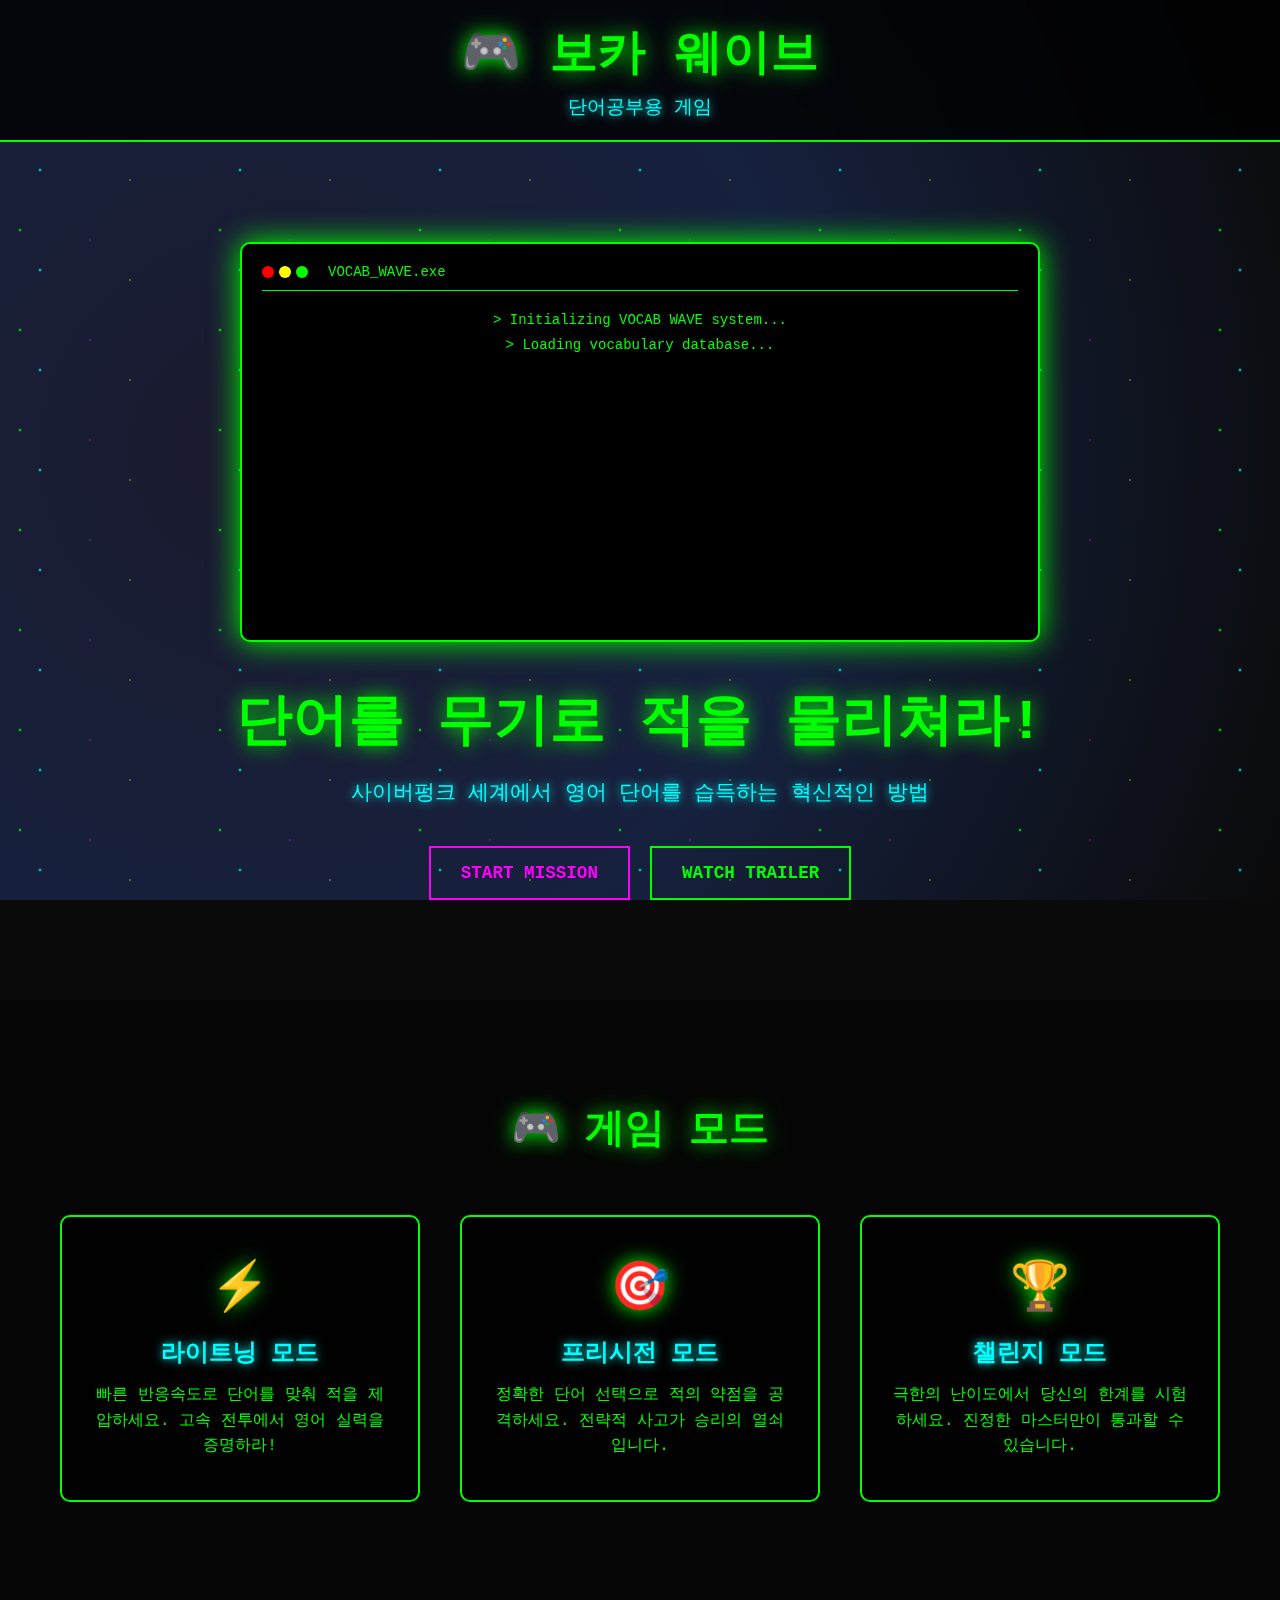
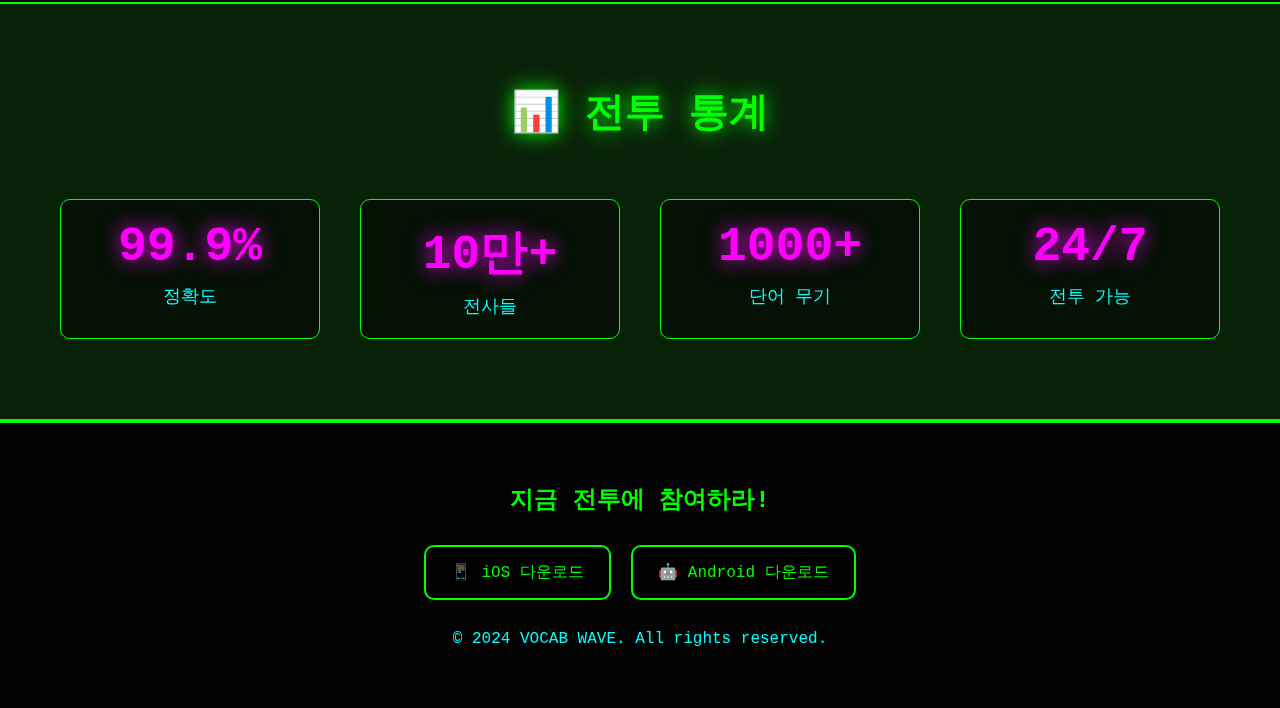
<file: test/design4_dark_gaming/index.html>
<!DOCTYPE html>
<html lang="ko">

<head>
    <meta charset="UTF-8">
    <meta name="viewport" content="width=device-width, initial-scale=1.0">
    <title>보카 웨이브 - 초등~고등학생을 위한 게임형 영어 단어 학습 앱</title>
    <style>
        * {
            margin: 0;
            padding: 0;
            box-sizing: border-box;
        }

        body {
            font-family: 'Courier New', monospace;
            background: #0a0a0a;
            color: #00ff00;
            overflow-x: hidden;
        }

        .container {
            max-width: 1200px;
            margin: 0 auto;
            padding: 0 20px;
        }

        /* Animated Background */
        .bg-animation {
            position: fixed;
            top: 0;
            left: 0;
            width: 100%;
            height: 100%;
            background: radial-gradient(circle at 20% 50%, #1a1a2e 0%, #16213e 50%, #0a0a0a 100%);
            z-index: -1;
        }

        .bg-animation::before {
            content: '';
            position: absolute;
            top: 0;
            left: 0;
            width: 100%;
            height: 100%;
            background-image:
                radial-gradient(2px 2px at 20px 30px, #00ff00, transparent),
                radial-gradient(2px 2px at 40px 70px, #00ffff, transparent),
                radial-gradient(1px 1px at 90px 40px, #ff00ff, transparent),
                radial-gradient(1px 1px at 130px 80px, #ffff00, transparent);
            background-repeat: repeat;
            background-size: 200px 100px;
            animation: twinkle 4s infinite;
        }

        @keyframes twinkle {

            0%,
            100% {
                opacity: 0.3;
            }

            50% {
                opacity: 1;
            }
        }

        /* Header */
        .header {
            padding: 20px 0;
            text-align: center;
            background: rgba(0, 0, 0, 0.8);
            backdrop-filter: blur(10px);
            border-bottom: 2px solid #00ff00;
        }

        .logo {
            font-size: 3rem;
            font-weight: bold;
            text-shadow: 0 0 20px #00ff00;
            margin-bottom: 10px;
            animation: glow 2s ease-in-out infinite alternate;
        }

        @keyframes glow {
            from {
                text-shadow: 0 0 20px #00ff00, 0 0 30px #00ff00, 0 0 40px #00ff00;
            }

            to {
                text-shadow: 0 0 10px #00ff00, 0 0 20px #00ff00, 0 0 30px #00ff00;
            }
        }

        .tagline {
            font-size: 1.2rem;
            color: #00ffff;
            text-shadow: 0 0 10px #00ffff;
        }

        /* Hero Section */
        .hero {
            padding: 100px 0;
            text-align: center;
            position: relative;
        }

        .game-terminal {
            width: 100%;
            max-width: 800px;
            height: 400px;
            background: #000;
            border: 2px solid #00ff00;
            border-radius: 10px;
            margin: 0 auto 40px;
            padding: 20px;
            font-family: 'Courier New', monospace;
            position: relative;
            overflow: hidden;
            box-shadow: 0 0 30px #00ff00;
        }

        .terminal-header {
            display: flex;
            align-items: center;
            margin-bottom: 20px;
            padding-bottom: 10px;
            border-bottom: 1px solid #00ff00;
        }

        .terminal-dots {
            display: flex;
            gap: 5px;
        }

        .dot {
            width: 12px;
            height: 12px;
            border-radius: 50%;
        }

        .dot.red {
            background: #ff0000;
        }

        .dot.yellow {
            background: #ffff00;
        }

        .dot.green {
            background: #00ff00;
        }

        .terminal-title {
            margin-left: 20px;
            color: #00ff00;
            font-size: 14px;
        }

        .terminal-content {
            height: 300px;
            overflow-y: auto;
            color: #00ff00;
            font-size: 14px;
            line-height: 1.4;
        }

        .terminal-line {
            margin-bottom: 5px;
            animation: typewriter 0.5s ease-in-out;
        }

        @keyframes typewriter {
            from {
                opacity: 0;
            }

            to {
                opacity: 1;
            }
        }

        .hero h1 {
            font-size: 3.5rem;
            margin-bottom: 20px;
            text-shadow: 0 0 20px #00ff00;
            animation: pulse 2s infinite;
        }

        @keyframes pulse {

            0%,
            100% {
                transform: scale(1);
            }

            50% {
                transform: scale(1.05);
            }
        }

        .hero p {
            font-size: 1.3rem;
            margin-bottom: 40px;
            color: #00ffff;
            text-shadow: 0 0 10px #00ffff;
        }

        .cta-buttons {
            display: flex;
            gap: 20px;
            justify-content: center;
            flex-wrap: wrap;
        }

        .btn {
            padding: 15px 30px;
            border: 2px solid #00ff00;
            background: transparent;
            color: #00ff00;
            text-decoration: none;
            font-family: 'Courier New', monospace;
            font-size: 1.1rem;
            font-weight: bold;
            cursor: pointer;
            transition: all 0.3s ease;
            position: relative;
            overflow: hidden;
        }

        .btn::before {
            content: '';
            position: absolute;
            top: 0;
            left: -100%;
            width: 100%;
            height: 100%;
            background: linear-gradient(90deg, transparent, #00ff00, transparent);
            transition: left 0.5s;
        }

        .btn:hover::before {
            left: 100%;
        }

        .btn:hover {
            background: #00ff00;
            color: #000;
            box-shadow: 0 0 20px #00ff00;
            transform: translateY(-2px);
        }

        .btn-primary {
            border-color: #ff00ff;
            color: #ff00ff;
        }

        .btn-primary:hover {
            background: #ff00ff;
            color: #000;
            box-shadow: 0 0 20px #ff00ff;
        }

        /* Features Section */
        .features {
            padding: 100px 0;
            background: rgba(0, 0, 0, 0.5);
        }

        .section-title {
            text-align: center;
            font-size: 2.5rem;
            margin-bottom: 60px;
            text-shadow: 0 0 20px #00ff00;
            animation: glow 2s ease-in-out infinite alternate;
        }

        .features-grid {
            display: grid;
            grid-template-columns: repeat(auto-fit, minmax(300px, 1fr));
            gap: 40px;
        }

        .feature-card {
            background: rgba(0, 0, 0, 0.8);
            border: 2px solid #00ff00;
            padding: 40px 30px;
            border-radius: 10px;
            text-align: center;
            position: relative;
            overflow: hidden;
            transition: all 0.3s ease;
        }

        .feature-card::before {
            content: '';
            position: absolute;
            top: -50%;
            left: -50%;
            width: 200%;
            height: 200%;
            background: linear-gradient(45deg, transparent, rgba(0, 255, 0, 0.1), transparent);
            transform: rotate(45deg);
            transition: all 0.5s;
            opacity: 0;
        }

        .feature-card:hover::before {
            animation: sweep 0.5s ease-in-out;
        }

        @keyframes sweep {
            0% {
                transform: translateX(-100%) translateY(-100%) rotate(45deg);
                opacity: 0;
            }

            50% {
                opacity: 1;
            }

            100% {
                transform: translateX(100%) translateY(100%) rotate(45deg);
                opacity: 0;
            }
        }

        .feature-card:hover {
            transform: translateY(-10px);
            box-shadow: 0 20px 40px rgba(0, 255, 0, 0.3);
        }

        .feature-icon {
            font-size: 3rem;
            margin-bottom: 20px;
            text-shadow: 0 0 20px currentColor;
        }

        .feature-card h3 {
            font-size: 1.5rem;
            margin-bottom: 15px;
            color: #00ffff;
            text-shadow: 0 0 10px #00ffff;
        }

        .feature-card p {
            color: #00ff00;
            line-height: 1.6;
        }

        /* Stats Section */
        .stats {
            padding: 80px 0;
            background: rgba(0, 255, 0, 0.1);
            border-top: 2px solid #00ff00;
            border-bottom: 2px solid #00ff00;
        }

        .stats-grid {
            display: grid;
            grid-template-columns: repeat(auto-fit, minmax(200px, 1fr));
            gap: 40px;
            text-align: center;
        }

        .stat-item {
            padding: 20px;
            border: 1px solid #00ff00;
            border-radius: 10px;
            background: rgba(0, 0, 0, 0.5);
        }

        .stat-item h3 {
            font-size: 3rem;
            font-weight: bold;
            margin-bottom: 10px;
            color: #ff00ff;
            text-shadow: 0 0 20px #ff00ff;
        }

        .stat-item p {
            font-size: 1.1rem;
            color: #00ffff;
        }

        /* Footer */
        .footer {
            padding: 60px 0;
            text-align: center;
            background: rgba(0, 0, 0, 0.8);
            border-top: 2px solid #00ff00;
        }

        .download-links {
            display: flex;
            gap: 20px;
            justify-content: center;
            margin-bottom: 30px;
            flex-wrap: wrap;
        }

        .download-btn {
            display: flex;
            align-items: center;
            gap: 10px;
            padding: 15px 25px;
            background: rgba(0, 0, 0, 0.8);
            border: 2px solid #00ff00;
            border-radius: 10px;
            text-decoration: none;
            color: #00ff00;
            transition: all 0.3s ease;
            font-family: 'Courier New', monospace;
        }

        .download-btn:hover {
            background: #00ff00;
            color: #000;
            transform: translateY(-2px);
            box-shadow: 0 10px 20px rgba(0, 255, 0, 0.3);
        }

        /* Responsive */
        @media (max-width: 768px) {
            .hero h1 {
                font-size: 2.5rem;
            }

            .cta-buttons {
                flex-direction: column;
                align-items: center;
            }

            .features-grid {
                grid-template-columns: 1fr;
            }

            .game-terminal {
                height: 300px;
            }
        }

        /* Matrix Rain Effect */
        .matrix-rain {
            position: fixed;
            top: 0;
            left: 0;
            width: 100%;
            height: 100%;
            pointer-events: none;
            z-index: -1;
        }

        .matrix-column {
            position: absolute;
            top: -100%;
            color: #00ff00;
            font-family: 'Courier New', monospace;
            font-size: 14px;
            animation: matrix-fall linear infinite;
        }

        @keyframes matrix-fall {
            0% {
                top: -100%;
            }

            100% {
                top: 100%;
            }
        }
    </style>
</head>

<body>
    <div class="bg-animation"></div>
    <div class="matrix-rain" id="matrixRain"></div>

    <header class="header">
        <div class="container">
            <div class="logo">🎮 보카 웨이브</div>
            <div class="tagline">단어공부용 게임</div>
        </div>
    </header>

    <main>
        <section class="hero">
            <div class="container">
                <div class="game-terminal">
                    <div class="terminal-header">
                        <div class="terminal-dots">
                            <div class="dot red"></div>
                            <div class="dot yellow"></div>
                            <div class="dot green"></div>
                        </div>
                        <div class="terminal-title">VOCAB_WAVE.exe</div>
                    </div>
                    <div class="terminal-content">
                        <div class="terminal-line">> Initializing VOCAB WAVE system...</div>
                        <div class="terminal-line">> Loading vocabulary database...</div>
                        <div class="terminal-line">> Preparing game environment...</div>
                        <div class="terminal-line">> System ready for combat!</div>
                        <div class="terminal-line">> Welcome, Commander!</div>
                        <div class="terminal-line">> Mission: Learn English through gaming</div>
                        <div class="terminal-line">> Status: READY TO LAUNCH</div>
                    </div>
                </div>
                <h1>단어를 무기로 적을 물리쳐라!</h1>
                <p>사이버펑크 세계에서 영어 단어를 습득하는 혁신적인 방법</p>
                <div class="cta-buttons">
                    <a href="https://apps.apple.com/app/vocab-wave/id1234567890" class="btn btn-primary"
                        target="_blank">START MISSION</a>
                    <a href="#features" class="btn">WATCH TRAILER</a>
                </div>
            </div>
        </section>

        <section id="features" class="features">
            <div class="container">
                <h2 class="section-title">🎮 게임 모드</h2>
                <div class="features-grid">
                    <div class="feature-card">
                        <div class="feature-icon">⚡</div>
                        <h3>라이트닝 모드</h3>
                        <p>빠른 반응속도로 단어를 맞춰 적을 제압하세요. 고속 전투에서 영어 실력을 증명하라!</p>
                    </div>
                    <div class="feature-card">
                        <div class="feature-icon">🎯</div>
                        <h3>프리시전 모드</h3>
                        <p>정확한 단어 선택으로 적의 약점을 공격하세요. 전략적 사고가 승리의 열쇠입니다.</p>
                    </div>
                    <div class="feature-card">
                        <div class="feature-icon">🏆</div>
                        <h3>챌린지 모드</h3>
                        <p>극한의 난이도에서 당신의 한계를 시험하세요. 진정한 마스터만이 통과할 수 있습니다.</p>
                    </div>
                </div>
            </div>
        </section>

        <section class="stats">
            <div class="container">
                <h2 class="section-title">📊 전투 통계</h2>
                <div class="stats-grid">
                    <div class="stat-item">
                        <h3>99.9%</h3>
                        <p>정확도</p>
                    </div>
                    <div class="stat-item">
                        <h3>10만+</h3>
                        <p>전사들</p>
                    </div>
                    <div class="stat-item">
                        <h3>1000+</h3>
                        <p>단어 무기</p>
                    </div>
                    <div class="stat-item">
                        <h3>24/7</h3>
                        <p>전투 가능</p>
                    </div>
                </div>
            </div>
        </section>
    </main>

    <footer class="footer">
        <div class="container">
            <h2 style="margin-bottom: 30px; color: #00ff00;">지금 전투에 참여하라!</h2>
            <div class="download-links">
                <a href="https://apps.apple.com/app/vocab-wave/id1234567890" class="download-btn" target="_blank">
                    <span>📱</span>
                    <span>iOS 다운로드</span>
                </a>
                <a href="https://play.google.com/store/apps/details?id=com.vocabwave.app" class="download-btn"
                    target="_blank">
                    <span>🤖</span>
                    <span>Android 다운로드</span>
                </a>
            </div>
            <p style="margin-top: 30px; color: #00ffff;">&copy; 2024 VOCAB WAVE. All rights reserved.</p>
        </div>
    </footer>

    <script>
        // Matrix Rain Effect
        function createMatrixRain() {
            const matrixRain = document.getElementById('matrixRain');
            const characters = 'ABCDEFGHIJKLMNOPQRSTUVWXYZabcdefghijklmnopqrstuvwxyz0123456789@#$%^&*()_+-=[]{}|;:,.<>?';

            for (let i = 0; i < 50; i++) {
                const column = document.createElement('div');
                column.className = 'matrix-column';
                column.style.left = Math.random() * 100 + '%';
                column.style.animationDuration = (Math.random() * 3 + 2) + 's';
                column.style.animationDelay = Math.random() * 2 + 's';

                let text = '';
                for (let j = 0; j < 20; j++) {
                    text += characters.charAt(Math.floor(Math.random() * characters.length)) + '<br>';
                }
                column.innerHTML = text;

                matrixRain.appendChild(column);
            }
        }

        // Initialize matrix rain
        createMatrixRain();

        // Smooth scrolling for anchor links
        document.querySelectorAll('a[href^="#"]').forEach(anchor => {
            anchor.addEventListener('click', function (e) {
                e.preventDefault();
                const target = document.querySelector(this.getAttribute('href'));
                if (target) {
                    target.scrollIntoView({
                        behavior: 'smooth',
                        block: 'start'
                    });
                }
            });
        });

        // Terminal typing effect
        const terminalLines = document.querySelectorAll('.terminal-line');
        terminalLines.forEach((line, index) => {
            line.style.opacity = '0';
            setTimeout(() => {
                line.style.opacity = '1';
                line.style.transition = 'opacity 0.5s ease';
            }, index * 500);
        });

        // Add hover effects to feature cards
        document.querySelectorAll('.feature-card').forEach(card => {
            card.addEventListener('mouseenter', function () {
                this.style.borderColor = '#ff00ff';
                this.style.boxShadow = '0 0 30px #ff00ff';
            });

            card.addEventListener('mouseleave', function () {
                this.style.borderColor = '#00ff00';
                this.style.boxShadow = 'none';
            });
        });

        // Animate stats on scroll
        const observerOptions = {
            threshold: 0.5,
            rootMargin: '0px 0px -50px 0px'
        };

        const observer = new IntersectionObserver((entries) => {
            entries.forEach(entry => {
                if (entry.isIntersecting) {
                    animateStats();
                }
            });
        }, observerOptions);

        const statsSection = document.querySelector('.stats');
        if (statsSection) {
            observer.observe(statsSection);
        }

        function animateStats() {
            const statNumbers = document.querySelectorAll('.stat-item h3');
            statNumbers.forEach(stat => {
                const finalValue = stat.textContent;
                const isPercentage = finalValue.includes('%');
                const isPlus = finalValue.includes('+');
                const isSlash = finalValue.includes('/');

                let numericValue = parseFloat(finalValue.replace(/[^\d.]/g, ''));

                if (isPercentage) {
                    animateNumber(stat, 0, numericValue, 2000, '%');
                } else if (isPlus) {
                    animateNumber(stat, 0, numericValue, 2000, '+');
                } else if (isSlash) {
                    animateNumber(stat, 0, numericValue, 2000, '/7');
                } else {
                    animateNumber(stat, 0, numericValue, 2000, '');
                }
            });
        }

        function animateNumber(element, start, end, duration, suffix) {
            const startTime = performance.now();

            function updateNumber(currentTime) {
                const elapsed = currentTime - startTime;
                const progress = Math.min(elapsed / duration, 1);

                const current = start + (end - start) * easeOutCubic(progress);
                element.textContent = Math.floor(current) + suffix;

                if (progress < 1) {
                    requestAnimationFrame(updateNumber);
                }
            }

            requestAnimationFrame(updateNumber);
        }

        function easeOutCubic(t) {
            return 1 - Math.pow(1 - t, 3);
        }

        // Add glitch effect to logo
        const logo = document.querySelector('.logo');
        setInterval(() => {
            if (Math.random() < 0.1) {
                logo.style.textShadow = '0 0 20px #ff0000, 0 0 30px #ff0000, 0 0 40px #ff0000';
                setTimeout(() => {
                    logo.style.textShadow = '0 0 20px #00ff00, 0 0 30px #00ff00, 0 0 40px #00ff00';
                }, 100);
            }
        }, 100);
    </script>
</body>

</html>
</file>
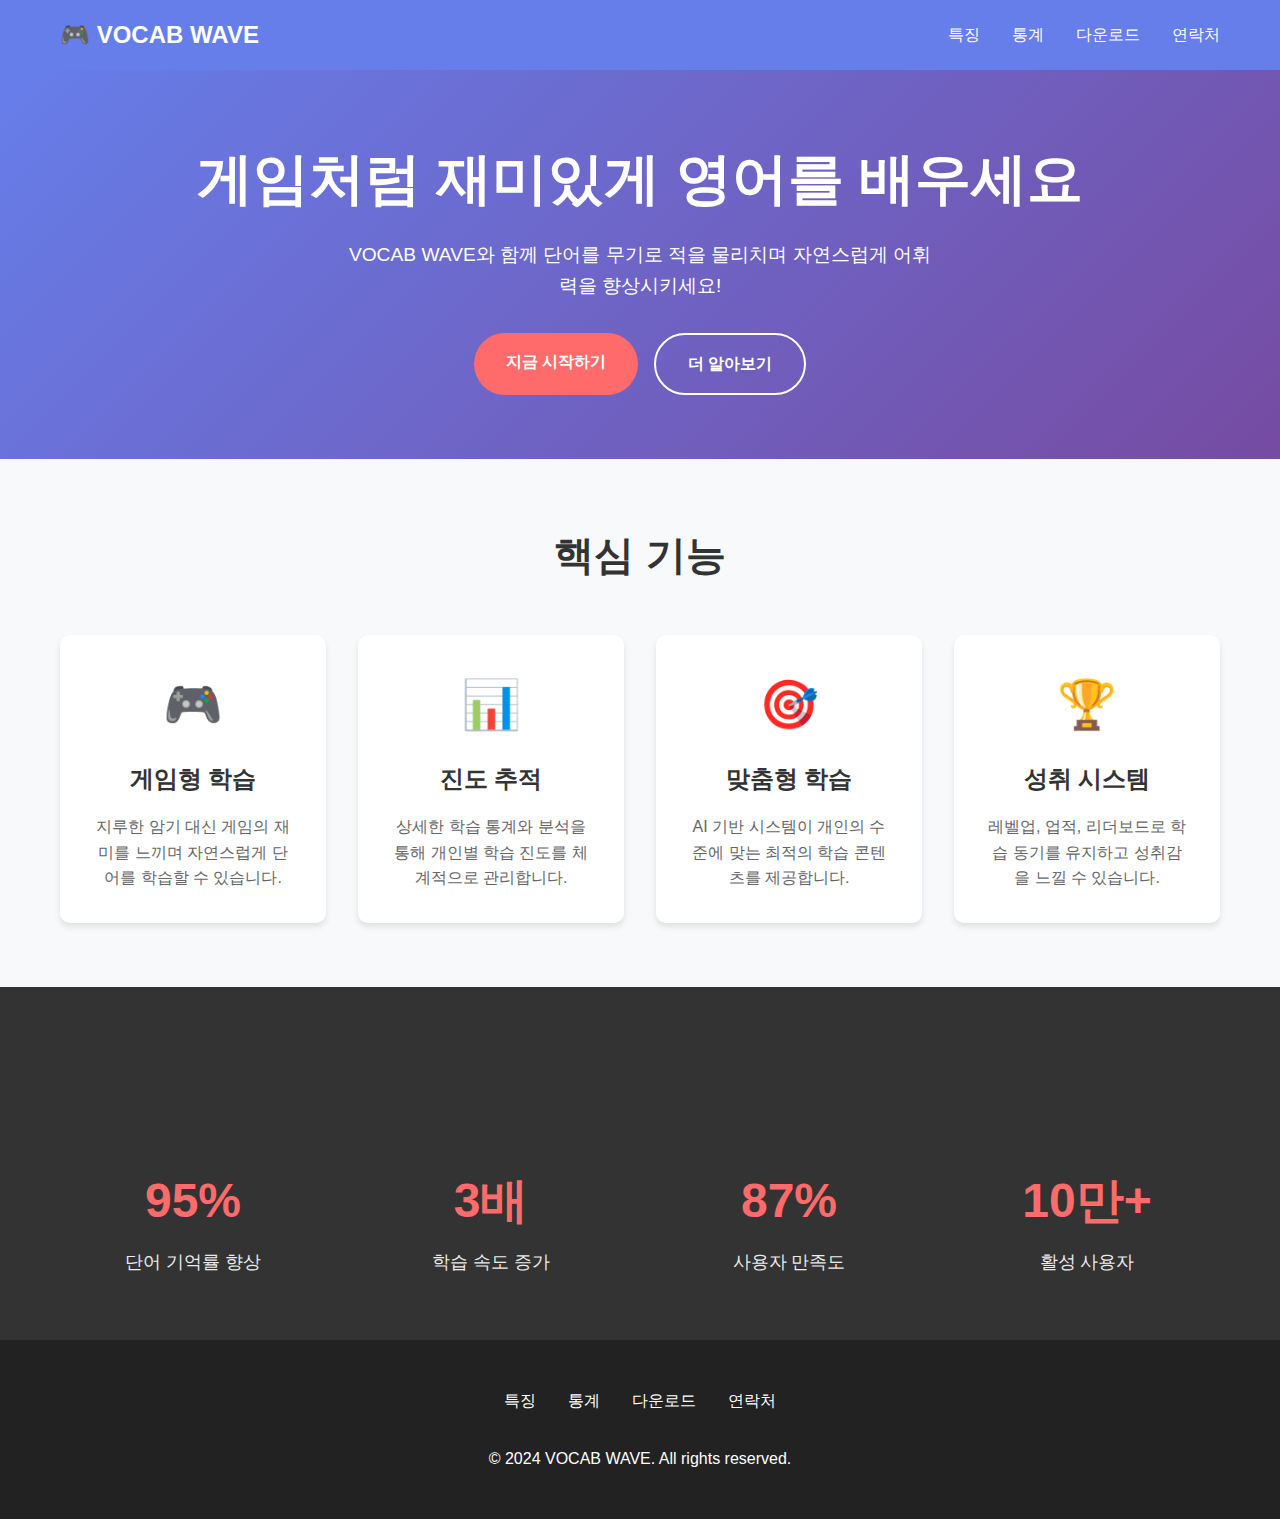
<file: assets/responsive-example.html>
<!DOCTYPE html>
<html lang="ko">
<head>
    <meta charset="UTF-8">
    <meta name="viewport" content="width=device-width, initial-scale=1.0">
    <title>반응형 웹 예시 - VOCAB WAVE</title>
    <style>
        * {
            margin: 0;
            padding: 0;
            box-sizing: border-box;
        }

        body {
            font-family: -apple-system, BlinkMacSystemFont, 'Segoe UI', Roboto, sans-serif;
            line-height: 1.6;
            color: #333;
        }

        .container {
            max-width: 1200px;
            margin: 0 auto;
            padding: 0 20px;
        }

        /* Header */
        .header {
            background: #667eea;
            color: white;
            padding: 1rem 0;
            position: sticky;
            top: 0;
            z-index: 100;
        }

        .nav {
            display: flex;
            justify-content: space-between;
            align-items: center;
        }

        .logo {
            font-size: 1.5rem;
            font-weight: bold;
        }

        .nav-links {
            display: flex;
            list-style: none;
            gap: 2rem;
        }

        .nav-links a {
            color: white;
            text-decoration: none;
            transition: opacity 0.3s;
        }

        .nav-links a:hover {
            opacity: 0.8;
        }

        .hamburger {
            display: none;
            flex-direction: column;
            cursor: pointer;
        }

        .hamburger span {
            width: 25px;
            height: 3px;
            background: white;
            margin: 3px 0;
            transition: 0.3s;
        }

        /* Hero Section */
        .hero {
            background: linear-gradient(135deg, #667eea 0%, #764ba2 100%);
            color: white;
            padding: 4rem 0;
            text-align: center;
        }

        .hero h1 {
            font-size: 3rem;
            margin-bottom: 1rem;
        }

        .hero p {
            font-size: 1.2rem;
            margin-bottom: 2rem;
            max-width: 600px;
            margin-left: auto;
            margin-right: auto;
        }

        .cta-buttons {
            display: flex;
            gap: 1rem;
            justify-content: center;
            flex-wrap: wrap;
        }

        .btn {
            padding: 1rem 2rem;
            border: none;
            border-radius: 50px;
            font-size: 1rem;
            font-weight: bold;
            cursor: pointer;
            transition: all 0.3s;
            text-decoration: none;
            display: inline-block;
        }

        .btn-primary {
            background: #ff6b6b;
            color: white;
        }

        .btn-primary:hover {
            background: #ff5252;
            transform: translateY(-2px);
        }

        .btn-secondary {
            background: transparent;
            color: white;
            border: 2px solid white;
        }

        .btn-secondary:hover {
            background: white;
            color: #667eea;
        }

        /* Features Section */
        .features {
            padding: 4rem 0;
            background: #f8f9fa;
        }

        .section-title {
            text-align: center;
            font-size: 2.5rem;
            margin-bottom: 3rem;
            color: #333;
        }

        .features-grid {
            display: grid;
            grid-template-columns: repeat(auto-fit, minmax(300px, 1fr));
            gap: 2rem;
        }

        .feature-card {
            background: white;
            padding: 2rem;
            border-radius: 10px;
            text-align: center;
            box-shadow: 0 4px 6px rgba(0, 0, 0, 0.1);
            transition: transform 0.3s;
        }

        .feature-card:hover {
            transform: translateY(-5px);
        }

        .feature-icon {
            font-size: 3rem;
            margin-bottom: 1rem;
        }

        .feature-card h3 {
            font-size: 1.5rem;
            margin-bottom: 1rem;
            color: #333;
        }

        .feature-card p {
            color: #666;
            line-height: 1.6;
        }

        /* Stats Section */
        .stats {
            padding: 4rem 0;
            background: #333;
            color: white;
        }

        .stats-grid {
            display: grid;
            grid-template-columns: repeat(auto-fit, minmax(200px, 1fr));
            gap: 2rem;
            text-align: center;
        }

        .stat-item h3 {
            font-size: 3rem;
            font-weight: bold;
            margin-bottom: 0.5rem;
            color: #ff6b6b;
        }

        .stat-item p {
            font-size: 1.1rem;
            opacity: 0.9;
        }

        /* Footer */
        .footer {
            background: #222;
            color: white;
            padding: 3rem 0;
            text-align: center;
        }

        .footer-links {
            display: flex;
            justify-content: center;
            gap: 2rem;
            margin-bottom: 2rem;
            flex-wrap: wrap;
        }

        .footer-links a {
            color: white;
            text-decoration: none;
            transition: color 0.3s;
        }

        .footer-links a:hover {
            color: #ff6b6b;
        }

        /* Responsive Design */
        
        /* 태블릿 (768px ~ 1023px) */
        @media (min-width: 768px) and (max-width: 1023px) {
            .hero h1 {
                font-size: 2.5rem;
            }
            
            .features-grid {
                grid-template-columns: repeat(2, 1fr);
            }
            
            .stats-grid {
                grid-template-columns: repeat(2, 1fr);
            }
        }

        /* 모바일 (767px 이하) */
        @media (max-width: 767px) {
            .nav-links {
                display: none;
                position: absolute;
                top: 100%;
                left: 0;
                width: 100%;
                background: #667eea;
                flex-direction: column;
                padding: 1rem;
                box-shadow: 0 4px 6px rgba(0, 0, 0, 0.1);
            }

            .nav-links.active {
                display: flex;
            }

            .hamburger {
                display: flex;
            }

            .hamburger.active span:nth-child(1) {
                transform: rotate(-45deg) translate(-5px, 6px);
            }

            .hamburger.active span:nth-child(2) {
                opacity: 0;
            }

            .hamburger.active span:nth-child(3) {
                transform: rotate(45deg) translate(-5px, -6px);
            }

            .hero {
                padding: 2rem 0;
            }

            .hero h1 {
                font-size: 2rem;
            }

            .hero p {
                font-size: 1rem;
            }

            .cta-buttons {
                flex-direction: column;
                align-items: center;
            }

            .btn {
                width: 100%;
                max-width: 300px;
            }

            .section-title {
                font-size: 2rem;
            }

            .features-grid {
                grid-template-columns: 1fr;
            }

            .stats-grid {
                grid-template-columns: repeat(2, 1fr);
            }

            .footer-links {
                flex-direction: column;
                gap: 1rem;
            }
        }

        /* 대형 모바일 (480px 이하) */
        @media (max-width: 480px) {
            .container {
                padding: 0 15px;
            }

            .hero h1 {
                font-size: 1.8rem;
            }

            .stats-grid {
                grid-template-columns: 1fr;
            }

            .stat-item h3 {
                font-size: 2.5rem;
            }
        }

        /* 대형 데스크톱 (1200px 이상) */
        @media (min-width: 1200px) {
            .hero h1 {
                font-size: 3.5rem;
            }

            .features-grid {
                grid-template-columns: repeat(4, 1fr);
            }

            .stats-grid {
                grid-template-columns: repeat(4, 1fr);
            }
        }

        /* 고해상도 디스플레이 */
        @media (-webkit-min-device-pixel-ratio: 2), (min-resolution: 192dpi) {
            .hero {
                background-image: linear-gradient(135deg, #667eea 0%, #764ba2 100%);
            }
        }

        /* 다크 모드 지원 */
        @media (prefers-color-scheme: dark) {
            body {
                background: #1a1a1a;
                color: #e0e0e0;
            }

            .features {
                background: #2a2a2a;
            }

            .feature-card {
                background: #333;
                color: #e0e0e0;
            }
        }

        /* 접근성 - 애니메이션 감소 */
        @media (prefers-reduced-motion: reduce) {
            * {
                animation-duration: 0.01ms !important;
                animation-iteration-count: 1 !important;
                transition-duration: 0.01ms !important;
            }
        }
    </style>
</head>
<body>
    <header class="header">
        <div class="container">
            <nav class="nav">
                <div class="logo">🎮 VOCAB WAVE</div>
                <ul class="nav-links" id="navLinks">
                    <li><a href="#features">특징</a></li>
                    <li><a href="#stats">통계</a></li>
                    <li><a href="#download">다운로드</a></li>
                    <li><a href="#contact">연락처</a></li>
                </ul>
                <div class="hamburger" id="hamburger">
                    <span></span>
                    <span></span>
                    <span></span>
                </div>
            </nav>
        </div>
    </header>

    <main>
        <section class="hero">
            <div class="container">
                <h1>게임처럼 재미있게 영어를 배우세요</h1>
                <p>VOCAB WAVE와 함께 단어를 무기로 적을 물리치며 자연스럽게 어휘력을 향상시키세요!</p>
                <div class="cta-buttons">
                    <a href="#" class="btn btn-primary">지금 시작하기</a>
                    <a href="#features" class="btn btn-secondary">더 알아보기</a>
                </div>
            </div>
        </section>

        <section id="features" class="features">
            <div class="container">
                <h2 class="section-title">핵심 기능</h2>
                <div class="features-grid">
                    <div class="feature-card">
                        <div class="feature-icon">🎮</div>
                        <h3>게임형 학습</h3>
                        <p>지루한 암기 대신 게임의 재미를 느끼며 자연스럽게 단어를 학습할 수 있습니다.</p>
                    </div>
                    <div class="feature-card">
                        <div class="feature-icon">📊</div>
                        <h3>진도 추적</h3>
                        <p>상세한 학습 통계와 분석을 통해 개인별 학습 진도를 체계적으로 관리합니다.</p>
                    </div>
                    <div class="feature-card">
                        <div class="feature-icon">🎯</div>
                        <h3>맞춤형 학습</h3>
                        <p>AI 기반 시스템이 개인의 수준에 맞는 최적의 학습 콘텐츠를 제공합니다.</p>
                    </div>
                    <div class="feature-card">
                        <div class="feature-icon">🏆</div>
                        <h3>성취 시스템</h3>
                        <p>레벨업, 업적, 리더보드로 학습 동기를 유지하고 성취감을 느낄 수 있습니다.</p>
                    </div>
                </div>
            </div>
        </section>

        <section id="stats" class="stats">
            <div class="container">
                <h2 class="section-title">학습 성과</h2>
                <div class="stats-grid">
                    <div class="stat-item">
                        <h3>95%</h3>
                        <p>단어 기억률 향상</p>
                    </div>
                    <div class="stat-item">
                        <h3>3배</h3>
                        <p>학습 속도 증가</p>
                    </div>
                    <div class="stat-item">
                        <h3>87%</h3>
                        <p>사용자 만족도</p>
                    </div>
                    <div class="stat-item">
                        <h3>10만+</h3>
                        <p>활성 사용자</p>
                    </div>
                </div>
            </div>
        </section>
    </main>

    <footer id="contact" class="footer">
        <div class="container">
            <div class="footer-links">
                <a href="#features">특징</a>
                <a href="#stats">통계</a>
                <a href="#download">다운로드</a>
                <a href="#contact">연락처</a>
            </div>
            <p>&copy; 2024 VOCAB WAVE. All rights reserved.</p>
        </div>
    </footer>

    <script>
        // 햄버거 메뉴 토글
        const hamburger = document.getElementById('hamburger');
        const navLinks = document.getElementById('navLinks');

        hamburger.addEventListener('click', () => {
            navLinks.classList.toggle('active');
            hamburger.classList.toggle('active');
        });

        // 모바일에서 메뉴 링크 클릭 시 메뉴 닫기
        navLinks.addEventListener('click', (e) => {
            if (e.target.tagName === 'A') {
                navLinks.classList.remove('active');
                hamburger.classList.remove('active');
            }
        });

        // 스크롤 시 헤더 배경 투명도 조절
        window.addEventListener('scroll', () => {
            const header = document.querySelector('.header');
            if (window.scrollY > 100) {
                header.style.background = 'rgba(102, 126, 234, 0.95)';
                header.style.backdropFilter = 'blur(10px)';
            } else {
                header.style.background = '#667eea';
                header.style.backdropFilter = 'none';
            }
        });

        // 부드러운 스크롤
        document.querySelectorAll('a[href^="#"]').forEach(anchor => {
            anchor.addEventListener('click', function (e) {
                e.preventDefault();
                const target = document.querySelector(this.getAttribute('href'));
                if (target) {
                    target.scrollIntoView({
                        behavior: 'smooth',
                        block: 'start'
                    });
                }
            });
        });

        // 통계 애니메이션
        const observerOptions = {
            threshold: 0.5,
            rootMargin: '0px 0px -50px 0px'
        };

        const observer = new IntersectionObserver((entries) => {
            entries.forEach(entry => {
                if (entry.isIntersecting) {
                    animateStats();
                }
            });
        }, observerOptions);

        const statsSection = document.querySelector('.stats');
        if (statsSection) {
            observer.observe(statsSection);
        }

        function animateStats() {
            const statNumbers = document.querySelectorAll('.stat-item h3');
            statNumbers.forEach(stat => {
                const finalValue = stat.textContent;
                const isPercentage = finalValue.includes('%');
                const isMultiplier = finalValue.includes('배');
                const isPlus = finalValue.includes('+');
                
                let numericValue = parseFloat(finalValue.replace(/[^\d.]/g, ''));
                
                if (isPercentage) {
                    animateNumber(stat, 0, numericValue, 2000, '%');
                } else if (isMultiplier) {
                    animateNumber(stat, 0, numericValue, 2000, '배');
                } else if (isPlus) {
                    animateNumber(stat, 0, numericValue, 2000, '+');
                } else {
                    animateNumber(stat, 0, numericValue, 2000, '');
                }
            });
        }

        function animateNumber(element, start, end, duration, suffix) {
            const startTime = performance.now();
            
            function updateNumber(currentTime) {
                const elapsed = currentTime - startTime;
                const progress = Math.min(elapsed / duration, 1);
                
                const current = start + (end - start) * easeOutCubic(progress);
                element.textContent = Math.floor(current) + suffix;
                
                if (progress < 1) {
                    requestAnimationFrame(updateNumber);
                }
            }
            
            requestAnimationFrame(updateNumber);
        }

        function easeOutCubic(t) {
            return 1 - Math.pow(1 - t, 3);
        }
    </script>
</body>
</html>
</file>
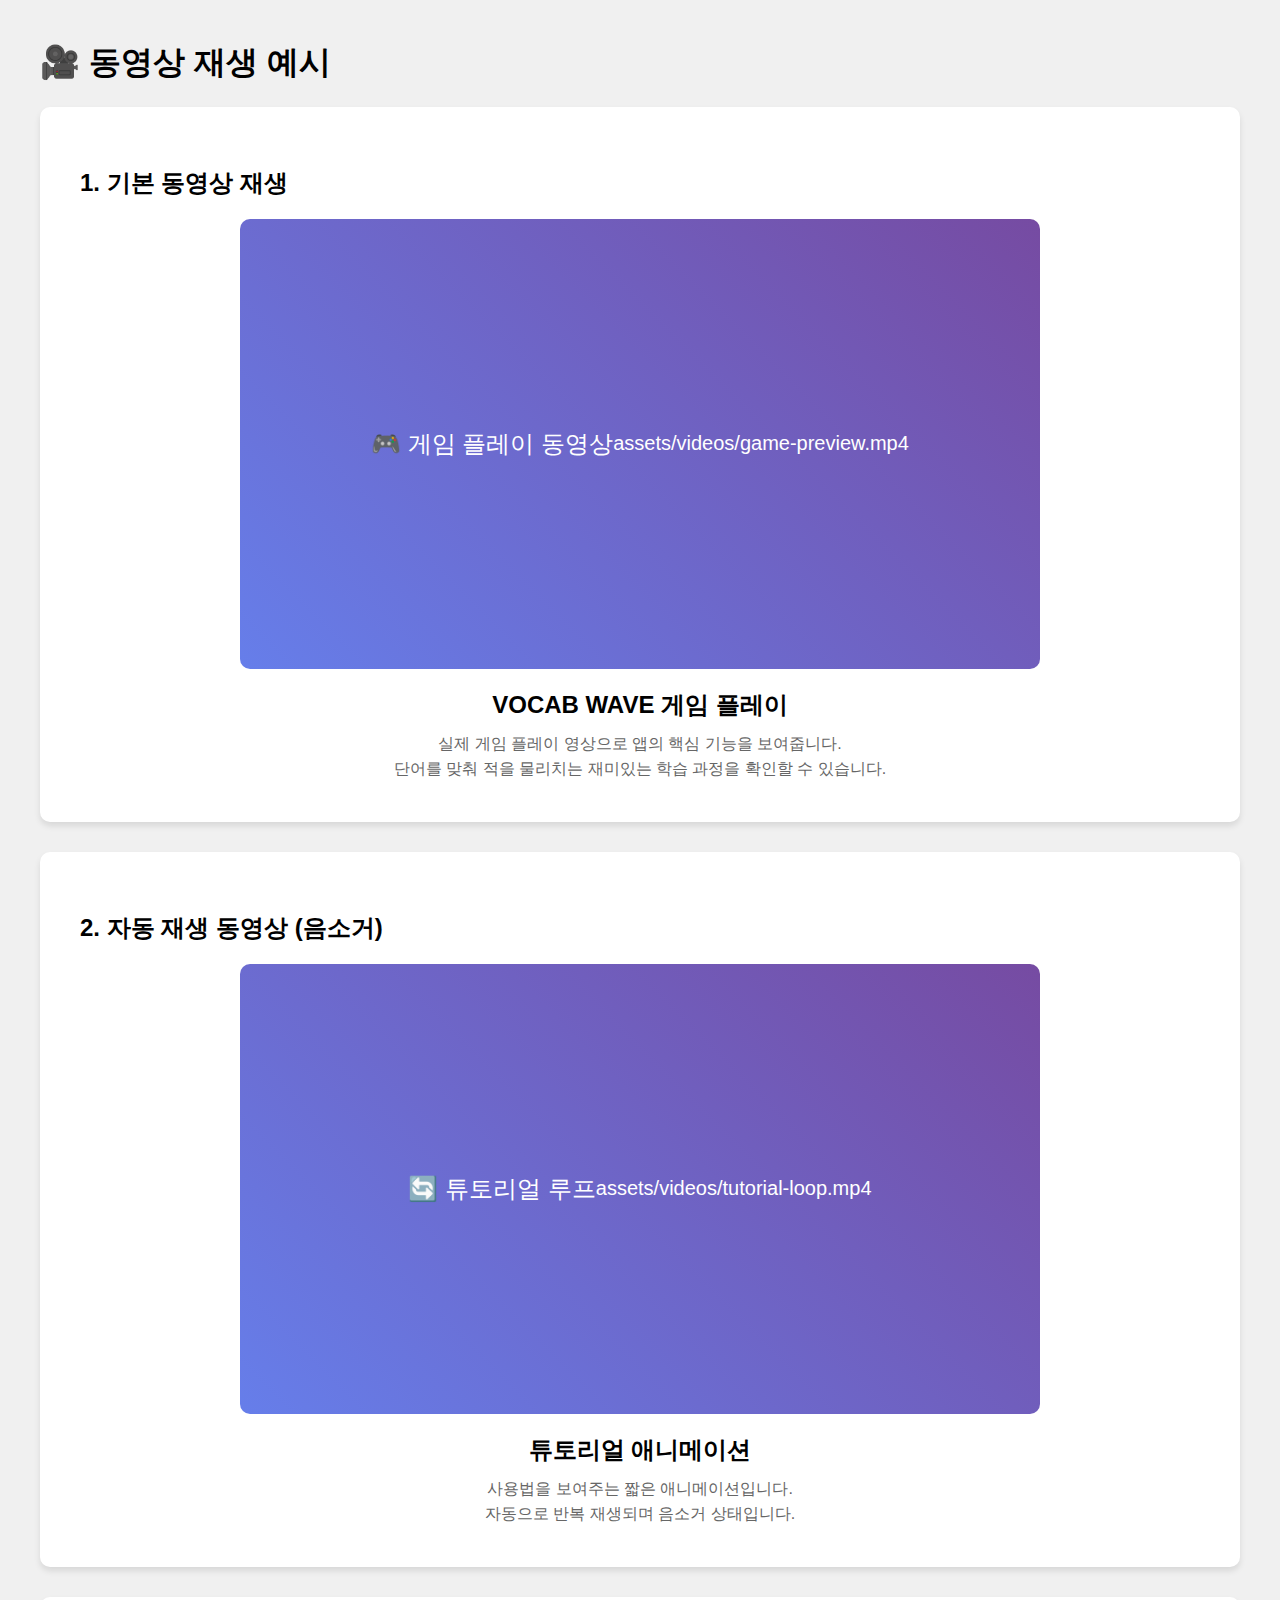
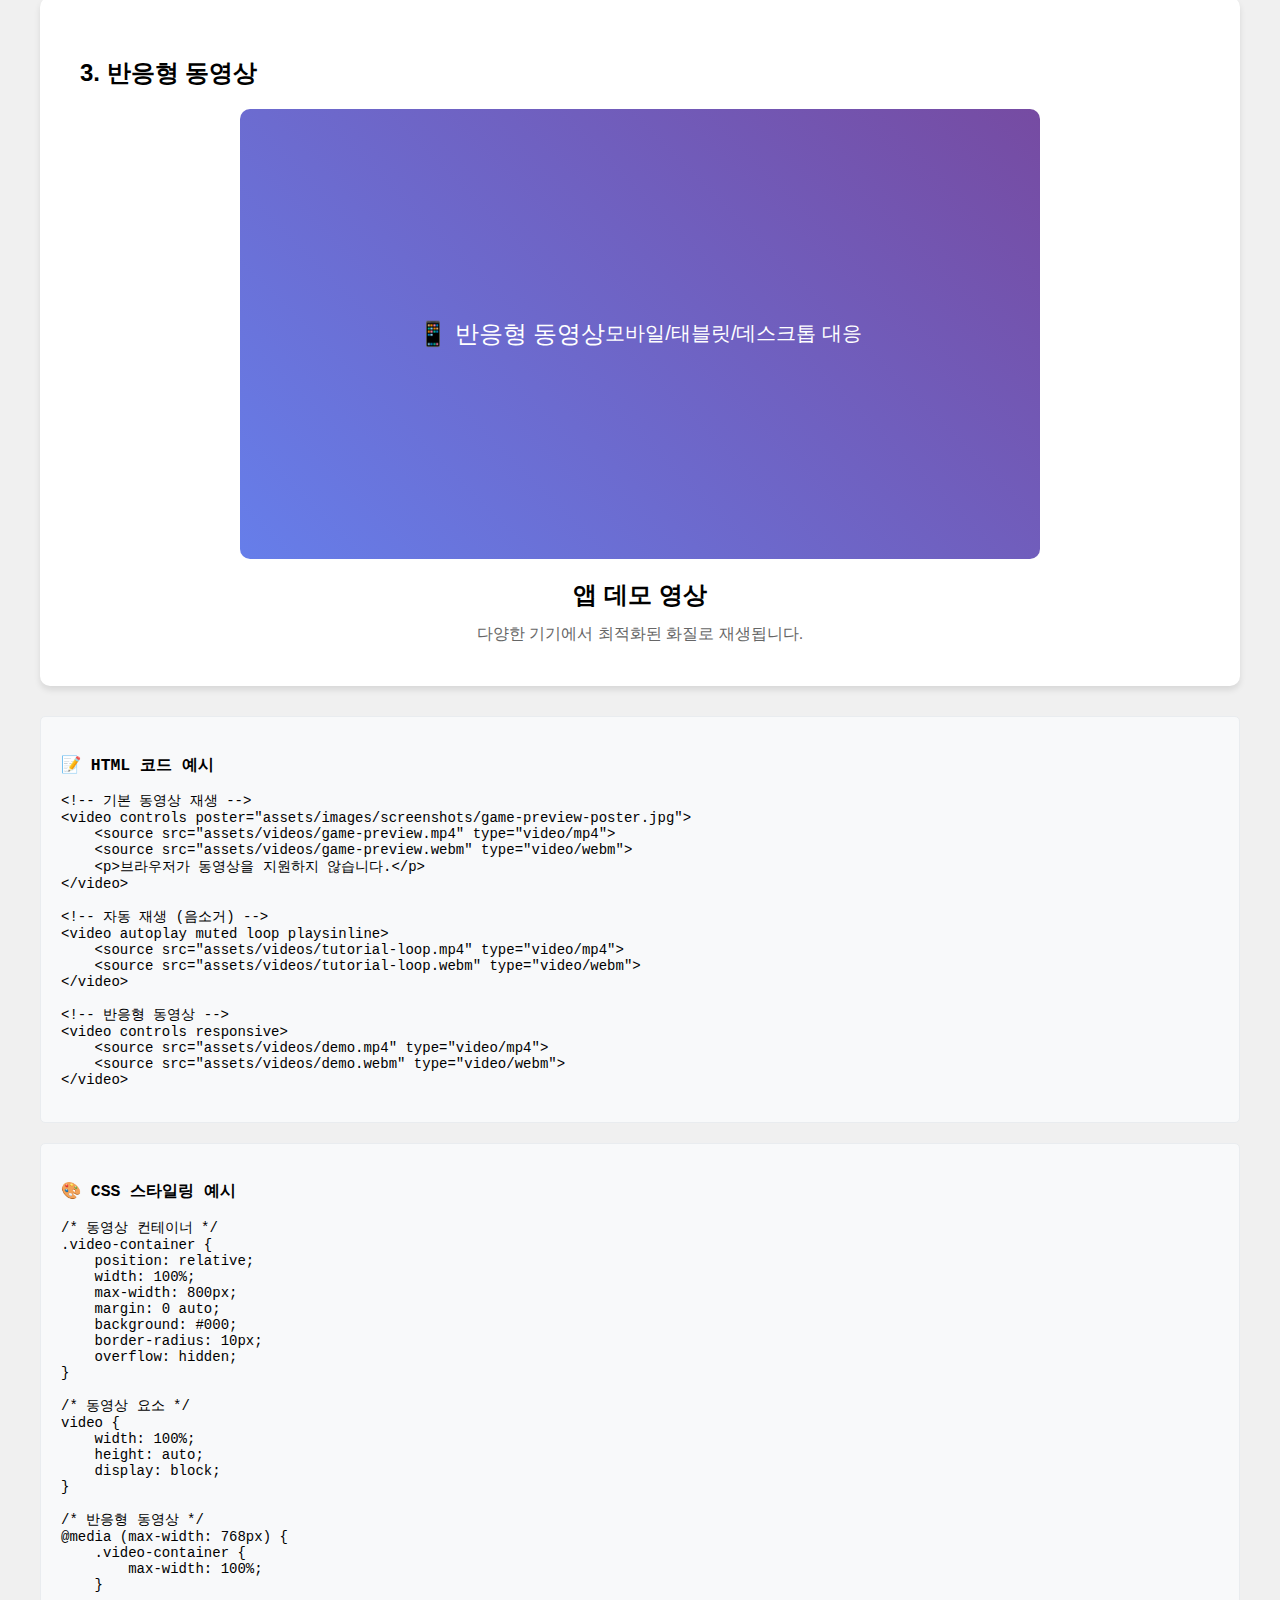
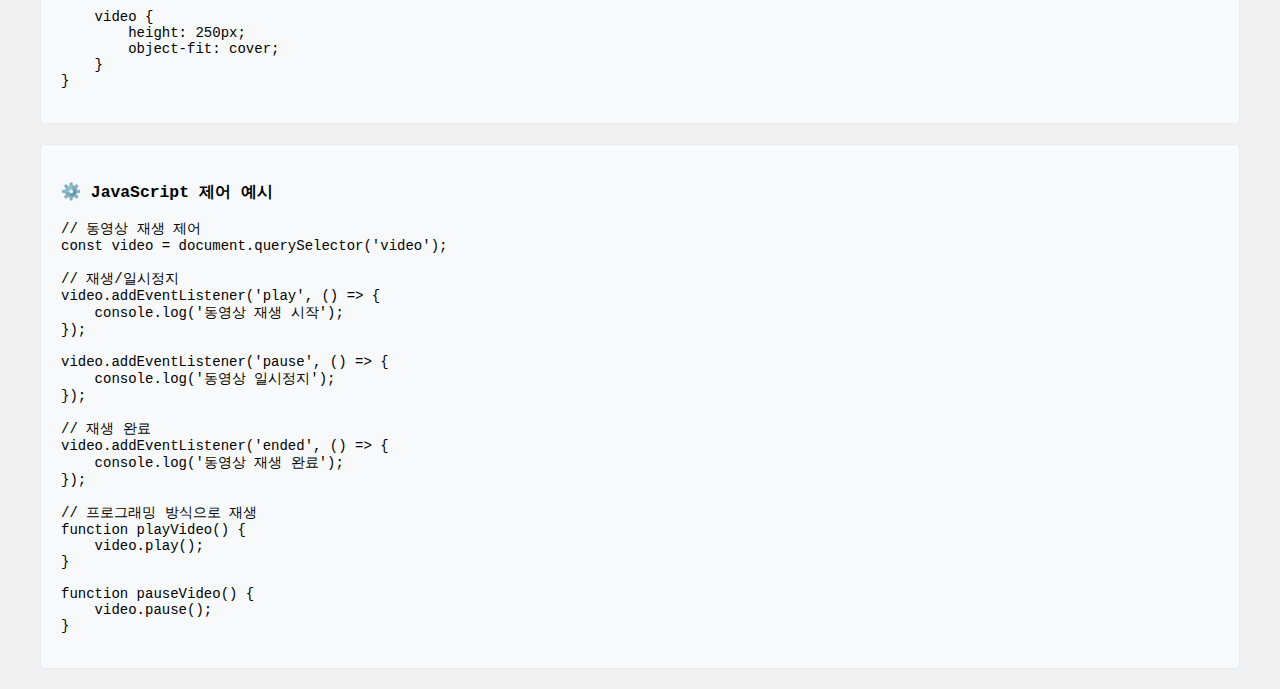
<file: assets/video-example.html>
<!DOCTYPE html>
<html lang="ko">
<head>
    <meta charset="UTF-8">
    <meta name="viewport" content="width=device-width, initial-scale=1.0">
    <title>동영상 재생 예시 - VOCAB WAVE</title>
    <style>
        body {
            font-family: Arial, sans-serif;
            background: #f0f0f0;
            margin: 0;
            padding: 20px;
        }
        .container {
            max-width: 1200px;
            margin: 0 auto;
        }
        .video-section {
            background: white;
            padding: 40px;
            border-radius: 10px;
            margin-bottom: 30px;
            box-shadow: 0 4px 6px rgba(0,0,0,0.1);
        }
        .video-container {
            position: relative;
            width: 100%;
            max-width: 800px;
            margin: 0 auto;
            background: #000;
            border-radius: 10px;
            overflow: hidden;
        }
        video {
            width: 100%;
            height: auto;
            display: block;
        }
        .video-placeholder {
            width: 100%;
            height: 450px;
            background: linear-gradient(45deg, #667eea, #764ba2);
            display: flex;
            align-items: center;
            justify-content: center;
            color: white;
            font-size: 1.5rem;
            text-align: center;
        }
        .video-info {
            margin-top: 20px;
            text-align: center;
        }
        .video-title {
            font-size: 1.5rem;
            font-weight: bold;
            margin-bottom: 10px;
        }
        .video-description {
            color: #666;
            line-height: 1.6;
        }
        .code-example {
            background: #f8f9fa;
            border: 1px solid #e9ecef;
            border-radius: 5px;
            padding: 20px;
            margin-top: 20px;
            font-family: 'Courier New', monospace;
            font-size: 14px;
            overflow-x: auto;
        }
    </style>
</head>
<body>
    <div class="container">
        <h1>🎥 동영상 재생 예시</h1>
        
        <div class="video-section">
            <h2>1. 기본 동영상 재생</h2>
            <div class="video-container">
                <!-- 실제 동영상 파일이 있을 때 사용 -->
                <!--
                <video controls poster="assets/images/screenshots/game-preview-poster.jpg">
                    <source src="assets/videos/game-preview.mp4" type="video/mp4">
                    <source src="assets/videos/game-preview.webm" type="video/webm">
                    <p>브라우저가 동영상을 지원하지 않습니다.</p>
                </video>
                -->
                
                <!-- 동영상 파일이 없을 때 표시할 플레이스홀더 -->
                <div class="video-placeholder">
                    🎮 게임 플레이 동영상<br>
                    <small>assets/videos/game-preview.mp4</small>
                </div>
            </div>
            <div class="video-info">
                <div class="video-title">VOCAB WAVE 게임 플레이</div>
                <div class="video-description">
                    실제 게임 플레이 영상으로 앱의 핵심 기능을 보여줍니다.<br>
                    단어를 맞춰 적을 물리치는 재미있는 학습 과정을 확인할 수 있습니다.
                </div>
            </div>
        </div>

        <div class="video-section">
            <h2>2. 자동 재생 동영상 (음소거)</h2>
            <div class="video-container">
                <!-- 자동 재생 동영상 (음소거) -->
                <!--
                <video autoplay muted loop playsinline>
                    <source src="assets/videos/tutorial-loop.mp4" type="video/mp4">
                    <source src="assets/videos/tutorial-loop.webm" type="video/webm">
                </video>
                -->
                
                <div class="video-placeholder">
                    🔄 튜토리얼 루프<br>
                    <small>assets/videos/tutorial-loop.mp4</small>
                </div>
            </div>
            <div class="video-info">
                <div class="video-title">튜토리얼 애니메이션</div>
                <div class="video-description">
                    사용법을 보여주는 짧은 애니메이션입니다.<br>
                    자동으로 반복 재생되며 음소거 상태입니다.
                </div>
            </div>
        </div>

        <div class="video-section">
            <h2>3. 반응형 동영상</h2>
            <div class="video-container">
                <!-- 반응형 동영상 -->
                <!--
                <video controls responsive>
                    <source src="assets/videos/demo.mp4" type="video/mp4">
                    <source src="assets/videos/demo.webm" type="video/webm">
                </video>
                -->
                
                <div class="video-placeholder">
                    📱 반응형 동영상<br>
                    <small>모바일/태블릿/데스크톱 대응</small>
                </div>
            </div>
            <div class="video-info">
                <div class="video-title">앱 데모 영상</div>
                <div class="video-description">
                    다양한 기기에서 최적화된 화질로 재생됩니다.
                </div>
            </div>
        </div>

        <div class="code-example">
            <h3>📝 HTML 코드 예시</h3>
            <pre><code>&lt;!-- 기본 동영상 재생 --&gt;
&lt;video controls poster="assets/images/screenshots/game-preview-poster.jpg"&gt;
    &lt;source src="assets/videos/game-preview.mp4" type="video/mp4"&gt;
    &lt;source src="assets/videos/game-preview.webm" type="video/webm"&gt;
    &lt;p&gt;브라우저가 동영상을 지원하지 않습니다.&lt;/p&gt;
&lt;/video&gt;

&lt;!-- 자동 재생 (음소거) --&gt;
&lt;video autoplay muted loop playsinline&gt;
    &lt;source src="assets/videos/tutorial-loop.mp4" type="video/mp4"&gt;
    &lt;source src="assets/videos/tutorial-loop.webm" type="video/webm"&gt;
&lt;/video&gt;

&lt;!-- 반응형 동영상 --&gt;
&lt;video controls responsive&gt;
    &lt;source src="assets/videos/demo.mp4" type="video/mp4"&gt;
    &lt;source src="assets/videos/demo.webm" type="video/webm"&gt;
&lt;/video&gt;</code></pre>
        </div>

        <div class="code-example">
            <h3>🎨 CSS 스타일링 예시</h3>
            <pre><code>/* 동영상 컨테이너 */
.video-container {
    position: relative;
    width: 100%;
    max-width: 800px;
    margin: 0 auto;
    background: #000;
    border-radius: 10px;
    overflow: hidden;
}

/* 동영상 요소 */
video {
    width: 100%;
    height: auto;
    display: block;
}

/* 반응형 동영상 */
@media (max-width: 768px) {
    .video-container {
        max-width: 100%;
    }
    
    video {
        height: 250px;
        object-fit: cover;
    }
}</code></pre>
        </div>

        <div class="code-example">
            <h3>⚙️ JavaScript 제어 예시</h3>
            <pre><code>// 동영상 재생 제어
const video = document.querySelector('video');

// 재생/일시정지
video.addEventListener('play', () => {
    console.log('동영상 재생 시작');
});

video.addEventListener('pause', () => {
    console.log('동영상 일시정지');
});

// 재생 완료
video.addEventListener('ended', () => {
    console.log('동영상 재생 완료');
});

// 프로그래밍 방식으로 재생
function playVideo() {
    video.play();
}

function pauseVideo() {
    video.pause();
}</code></pre>
        </div>
    </div>
</body>
</html>
</file>
